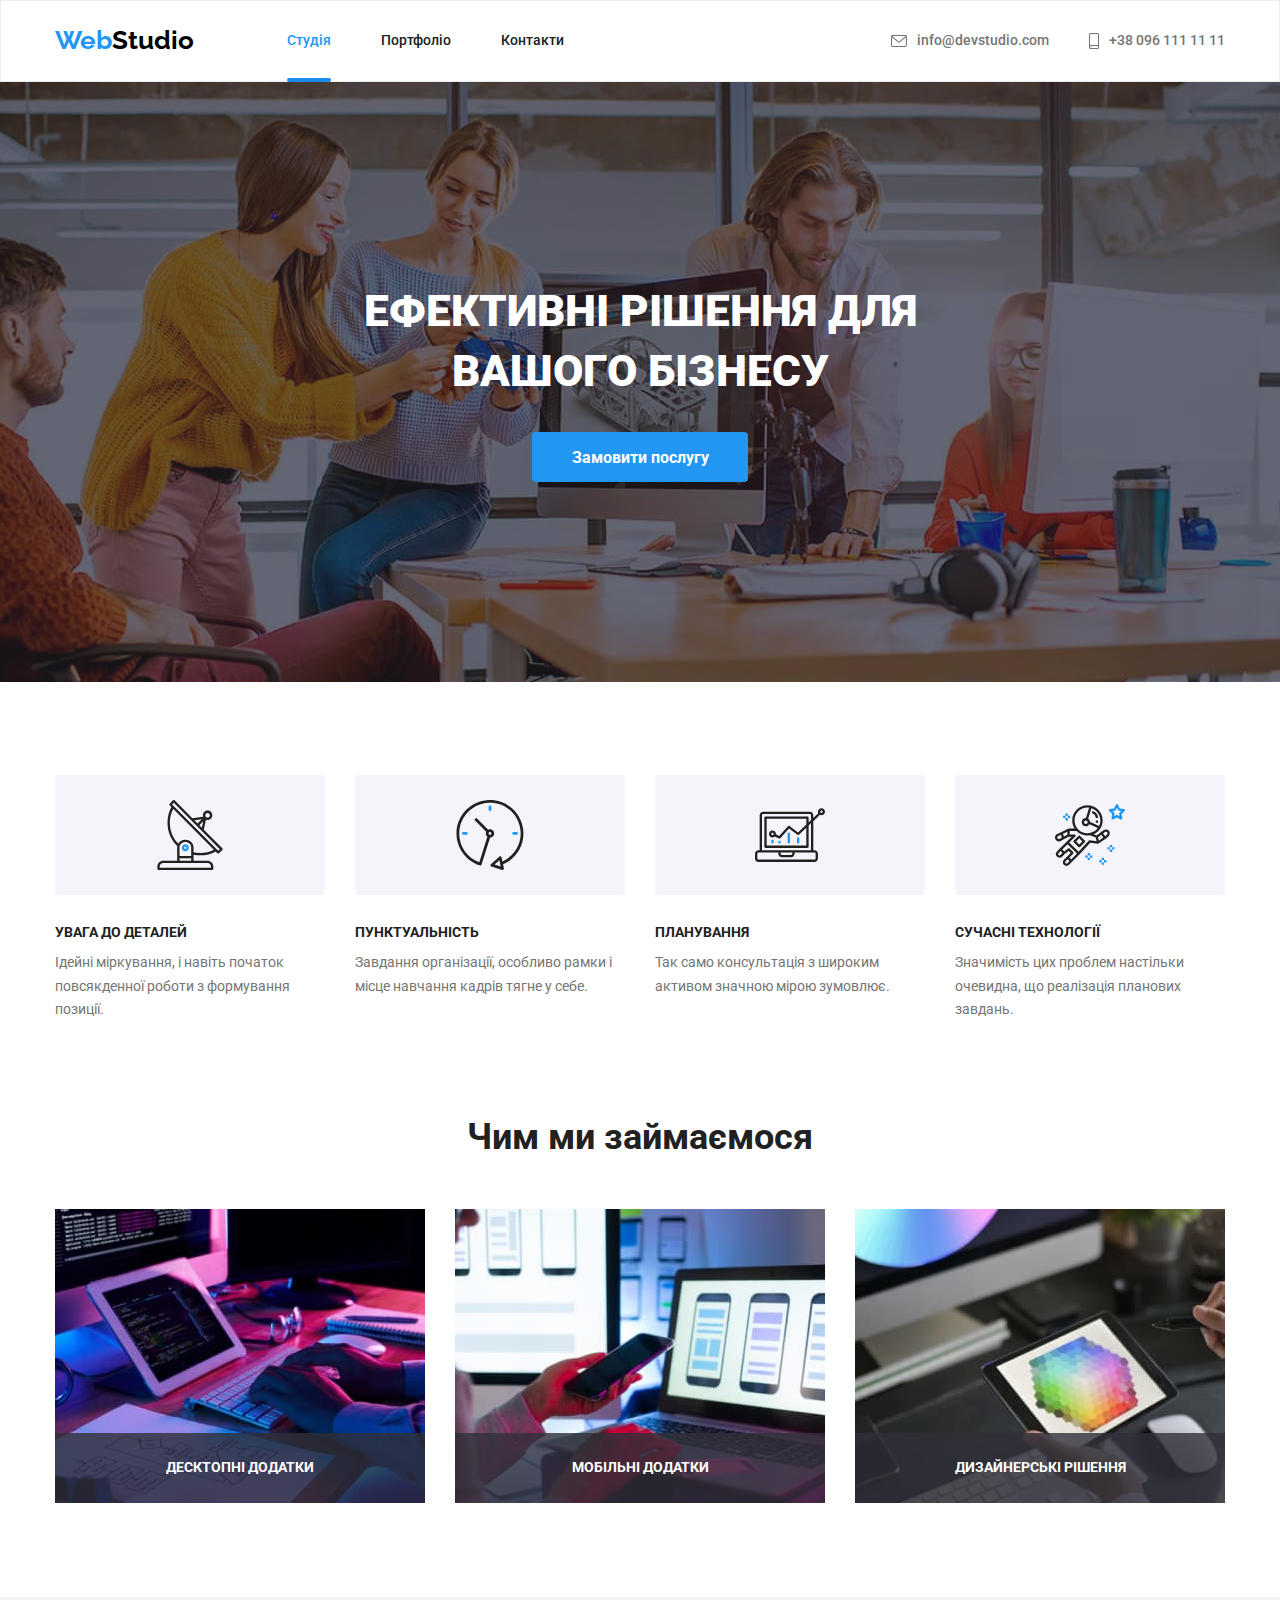
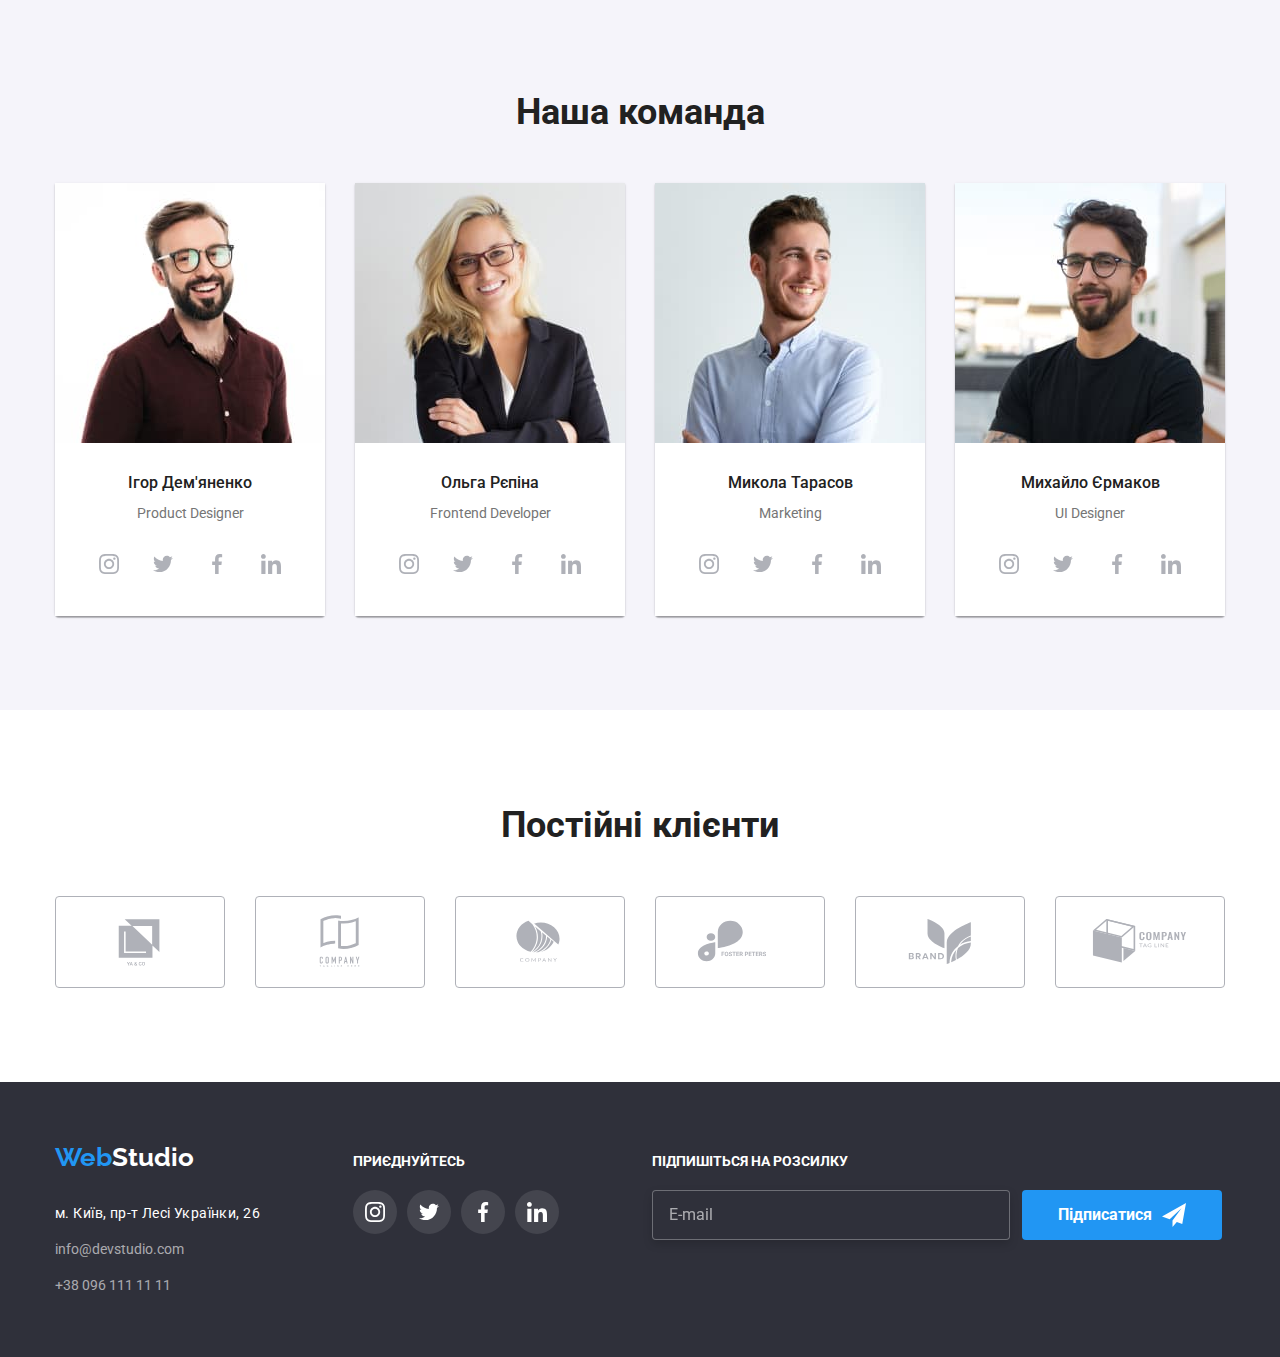
<file: index.html>
<!DOCTYPE html>
<html lang="uk">
  <head>
    <meta charset="UTF-8" />
    <meta http-equiv="X-UA-Compatible" content="IE=edge" />
    <meta name="viewport" content="width=device-width, initial-scale=1.0" />
    <title>Студія</title>

    <link rel="preconnect" href="https://fonts.googleapis.com" />
    <link rel="preconnect" href="https://fonts.gstatic.com" crossorigin />
    <link
      href="https://fonts.googleapis.com/css2?family=Raleway:wght@700&family=Roboto:wght@400;500;700;900&display=swap"
      rel="stylesheet"
    />

    <link
      rel="stylesheet"
      href="https://cdnjs.cloudflare.com/ajax/libs/modern-normalize/1.1.0/modern-normalize.min.css"
    />

    <link rel="stylesheet" href="./css/styles.css" />
  </head>
  <body class="page">
    <header class="page-header">
      <div class="main-header container">
        <nav class="main-header">
          <a href="" class="logo"><span class="article">Web</span>Studio</a>
          <ul class="site-nav list">
            <li class="item">
              <a href="./index.html" class="link currrent">Студія</a>
            </li>
            <li class="item">
              <a href="./portfolio.html" class="link">Портфоліо</a>
            </li>
            <li class="item"><a href="" class="link">Контакти</a></li>
          </ul>
        </nav>
        <ul class="contacts list">
          <li class="item">
            <a href="mailto:info@devstudio.com" class="link">
              <svg width="16" height="12" class="smartphone">
                <use href="./images/icons.svg#icon-envelope"></use>
              </svg>
              info@devstudio.com</a
            >
          </li>
          <li class="item">
            <a href="tel:+380961111111" class="link">
              <svg width="10" height="16" class="smartphone">
                <use href="./images/icons.svg#icon-smartphone"></use>
              </svg>
              +38 096 111 11 11</a
            >
          </li>
        </ul>
      </div>
    </header>
    <main>
      <section class="hero">
        <div class="hero-img">
          <div class="container">
            <h1 class="hero-title">Ефективні рішення для вашого бізнесу</h1>
            <button type="button" class="hero-button" data-modal-open>
              Замовити послугу
            </button>
          </div>
        </div>
      </section>

      <section class="advantages section">
        <div class="container">
          <!-- Тимчасове значення тегу h2 -->
          <h2 class="visually-hidden">Наші переваги</h2>
          <ul class="advantages-items list">
            <li class="item">
              <div class="icon-advantages">
                <svg width="70" height="70">
                  <use href="./images/icons.svg#icon-antenna-1"></use>
                </svg>
              </div>
              <h3 class="advantages-subtitle antenna">Увага до деталей</h3>
              <p>
                Ідейні міркування, і навіть початок повсякденної роботи з
                формування позиції.
              </p>
            </li>
            <li class="item">
              <div class="icon-advantages">
                <svg width="70" height="70">
                  <use href="./images/icons.svg#icon-clock-1"></use>
                </svg>
              </div>
              <h3 class="advantages-subtitle clock">Пунктуальність</h3>
              <p>
                Завдання організації, особливо рамки і місце навчання кадрів
                тягне у себе.
              </p>
            </li>
            <li class="item">
              <div class="icon-advantages">
                <svg width="70" height="70">
                  <use href="./images/icons.svg#icon-diagram-1"></use>
                </svg>
              </div>
              <h3 class="advantages-subtitle diagram">Планування</h3>
              <p>
                Так само консультація з широким активом значною мірою зумовлює.
              </p>
            </li>
            <li class="item">
              <div class="icon-advantages">
                <svg width="70" height="70">
                  <use href="./images/icons.svg#icon-astronaut-1"></use>
                </svg>
              </div>
              <h3 class="advantages-subtitle astronaut">Сучасні технології</h3>
              <p>
                Значимість цих проблем настільки очевидна, що реалізація
                планових завдань.
              </p>
            </li>
          </ul>
        </div>
      </section>

      <section class="section work-section">
        <div class="container">
          <h2 class="work-title">Чим ми займаємося</h2>
          <ul class="work-items list">
            <li class="item">
              <img
                src="./images/img1.jpg"
                alt="Набирання тексту на клавіатурі"
                width="370"
                height="294"
              />
              <p class="work-text">Десктопні додатки</p>
            </li>
            <li class="item">
              <img
                src="./images/img2.jpg"
                alt="В лівій руці телефон, права рука працює на ноутбуці"
                width="370"
                height="294"
              />
              <p class="work-text">Мобільні додатки</p>
            </li>
            <li class="item">
              <img
                src="./images/img3.jpg"
                alt="Планшет в руці"
                width="370"
                height="294"
              />
              <p class="work-text">Дизайнерські рішення</p>
            </li>
          </ul>
        </div>
      </section>

      <section class="team section">
        <div class="container">
          <h2 class="team-title">Наша команда</h2>
          <ul class="team-items list">
            <li class="item">
              <img
                src="./images/img4.jpg"
                alt="Ігор Дем'яненко"
                width="270"
                height="260"
              />
              <div class="team-aside">
                <h3 class="team-subtitle">Ігор Дем'яненко</h3>
                <p>Product Designer</p>
                <ul class="social-list list">
                  <li class="social-item">
                    <a href="#" class="social-link">
                      <svg width="20" height="20">
                        <use href="./images/icons.svg#icon-instagram-1"></use>
                      </svg>
                    </a>
                  </li>
                  <li class="social-item">
                    <a href="#" class="social-link">
                      <svg width="20" height="20">
                        <use href="./images/icons.svg#icon-twitter-1"></use>
                      </svg>
                    </a>
                  </li>
                  <li class="social-item">
                    <a href="#" class="social-link">
                      <svg width="20" height="20">
                        <use href="./images/icons.svg#icon-facebook-1"></use>
                      </svg>
                    </a>
                  </li>
                  <li class="social-item">
                    <a href="#" class="social-link">
                      <svg width="20" height="20">
                        <use href="./images/icons.svg#icon-linkedin-1"></use>
                      </svg>
                    </a>
                  </li>
                </ul>
              </div>
            </li>
            <li class="item">
              <img
                src="./images/img5.jpg"
                alt="Ольга Рєпіна"
                width="270"
                height="260"
              />
              <div class="team-aside">
                <h3 class="team-subtitle">Ольга Рєпіна</h3>
                <p>Frontend Developer</p>
                <ul class="social-list list">
                  <li class="social-item">
                    <a href="#" class="social-link">
                      <svg width="20" height="20">
                        <use href="./images/icons.svg#icon-instagram-1"></use>
                      </svg>
                    </a>
                  </li>
                  <li class="social-item">
                    <a href="#" class="social-link">
                      <svg width="20" height="20">
                        <use href="./images/icons.svg#icon-twitter-1"></use>
                      </svg>
                    </a>
                  </li>
                  <li class="social-item">
                    <a href="#" class="social-link">
                      <svg width="20" height="20">
                        <use href="./images/icons.svg#icon-facebook-1"></use>
                      </svg>
                    </a>
                  </li>
                  <li class="social-item">
                    <a href="#" class="social-link">
                      <svg width="20" height="20">
                        <use href="./images/icons.svg#icon-linkedin-1"></use>
                      </svg>
                    </a>
                  </li>
                </ul>
              </div>
            </li>
            <li class="item">
              <img
                src="./images/img6.jpg"
                alt="Микола Тарасов"
                width="270"
                height="260"
              />
              <div class="team-aside">
                <h3 class="team-subtitle">Микола Тарасов</h3>
                <p>Marketing</p>
                <ul class="social-list list">
                  <li class="social-item">
                    <a href="#" class="social-link">
                      <svg width="20" height="20">
                        <use href="./images/icons.svg#icon-instagram-1"></use>
                      </svg>
                    </a>
                  </li>
                  <li class="social-item">
                    <a href="#" class="social-link">
                      <svg width="20" height="20">
                        <use href="./images/icons.svg#icon-twitter-1"></use>
                      </svg>
                    </a>
                  </li>
                  <li class="social-item">
                    <a href="#" class="social-link">
                      <svg width="20" height="20">
                        <use href="./images/icons.svg#icon-facebook-1"></use>
                      </svg>
                    </a>
                  </li>
                  <li class="social-item">
                    <a href="#" class="social-link">
                      <svg width="20" height="20">
                        <use href="./images/icons.svg#icon-linkedin-1"></use>
                      </svg>
                    </a>
                  </li>
                </ul>
              </div>
            </li>
            <li class="item">
              <img
                src="./images/img7.jpg"
                alt="Михайло Єрмаков"
                width="270"
                height="260"
              />
              <div class="team-aside">
                <h3 class="team-subtitle">Михайло Єрмаков</h3>
                <p>UI Designer</p>
                <ul class="social-list list">
                  <li class="social-item">
                    <a href="#" class="social-link">
                      <svg width="20" height="20">
                        <use href="./images/icons.svg#icon-instagram-1"></use>
                      </svg>
                    </a>
                  </li>
                  <li class="social-item">
                    <a href="#" class="social-link">
                      <svg width="20" height="20">
                        <use href="./images/icons.svg#icon-twitter-1"></use>
                      </svg>
                    </a>
                  </li>
                  <li class="social-item">
                    <a href="#" class="social-link">
                      <svg width="20" height="20">
                        <use href="./images/icons.svg#icon-facebook-1"></use>
                      </svg>
                    </a>
                  </li>
                  <li class="social-item">
                    <a href="#" class="social-link">
                      <svg width="20" height="20">
                        <use href="./images/icons.svg#icon-linkedin-1"></use>
                      </svg>
                    </a>
                  </li>
                </ul>
              </div>
            </li>
          </ul>
        </div>
      </section>

      <section class="section">
        <div class="container">
          <h2 class="clients-title">Постійні клієнти</h2>
          <ul class="list clients-list">
            <li class="clients-item">
              <a href="#" class="clients-link">
                <svg width="106" height="60">
                  <use href="./images/icons.svg#icon-Logo1"></use>
                </svg>
              </a>
            </li>
            <li class="clients-item">
              <a href="#" class="clients-link">
                <svg width="106" height="60">
                  <use href="./images/icons.svg#icon-Logo2"></use>
                </svg>
              </a>
            </li>
            <li class="clients-item">
              <a href="#" class="clients-link">
                <svg width="106" height="60">
                  <use href="./images/icons.svg#icon-Logo3"></use>
                </svg>
              </a>
            </li>
            <li class="clients-item">
              <a href="#" class="clients-link">
                <svg width="106" height="60">
                  <use href="./images/icons.svg#icon-Logo4"></use>
                </svg>
              </a>
            </li>
            <li class="clients-item">
              <a href="#" class="clients-link">
                <svg width="106" height="60">
                  <use href="./images/icons.svg#icon-Logo5"></use>
                </svg>
              </a>
            </li>
            <li class="clients-item">
              <a href="#" class="clients-link">
                <svg width="106" height="60">
                  <use href="./images/icons.svg#icon-Logo6"></use>
                </svg>
              </a>
            </li>
          </ul>
        </div>
      </section>
    </main>

    <footer class="footer-page">
      <div class="container footer-container">
        <div>
          <a href="./index.html" class="logo-second"
            ><span class="article">Web</span>Studio</a
          >
          <address class="footer-address">
            <ul class="footer-contacs list">
              <li class="item">
                <a
                  href="https://goo.gl/maps/CPtrU1FHBa2aNyZL9"
                  target="_blank"
                  rel="noopener noreferrer nofollow"
                  class="links"
                  >м. Київ, пр-т Лесі Українки, 26</a
                >
              </li>
              <li class="item">
                <a href="mailto:info@devstudio.com" class="link"
                  >info@devstudio.com</a
                >
              </li>
              <li class="item">
                <a href="tel:+380961111111" class="link">+38 096 111 11 11</a>
              </li>
            </ul>
          </address>
        </div>
        <div class="social-container">
          <p class="join">Приєднуйтесь</p>
          <ul class="footer-social-list list">
            <li class="social-item">
              <a href="#" class="footer-social-link">
                <svg width="20" height="20">
                  <use href="./images/icons.svg#icon-instagram-1"></use>
                </svg>
              </a>
            </li>
            <li class="social-item">
              <a href="#" class="footer-social-link">
                <svg width="20" height="20">
                  <use href="./images/icons.svg#icon-twitter-1"></use>
                </svg>
              </a>
            </li>
            <li class="social-item">
              <a href="#" class="footer-social-link">
                <svg width="20" height="20">
                  <use href="./images/icons.svg#icon-facebook-1"></use>
                </svg>
              </a>
            </li>
            <li class="social-item">
              <a href="#" class="footer-social-link">
                <svg width="20" height="20">
                  <use href="./images/icons.svg#icon-linkedin-1"></use>
                </svg>
              </a>
            </li>
          </ul>
        </div>
        <div class="subscribe-footer">
          <p class="join">Підпишіться на розсилку</p>
          <form class="email-footer">
            <input type="email" name="footer-input" class="footer-input" placeholder="E-mail">
            <button type="submit" class="footer-button">Підписатися 
              <svg width="24" height="24" class="footer-button-icon">
              <use href="./images/icons.svg#icon-icon-send"></use>
            </svg></button>
          </form>
        </div>
      </div>
    </footer>
    <div class="backdrop is-hidden" data-modal>
      <div class="modal">
        <div class="modal-container">
          <button class="close-modal" type="button" data-modal-close>
            <svg width="11" height="11">
              <use href="./images/icons.svg#icon-Vector"></use>
            </svg>
          </button>
          <p class="form-title">Залиште свої дані, ми вам передзвонимо</p>
          <form name="contact-form" autocomplete="on">
            <label class="form-field-label" for="user-name">Ім'я</label>
            <div class="form-field">
              <input class="form-field-input" type="text" name="user-name" id="user-name" autofocus required />
              <svg class="form-field-icon" width="18" height="18">
                <use href="./images/icons.svg#icon-person-black-18dp-1"></use>
              </svg>
            </div>
            <label class="form-field-label" for="user-phone">Телефон</label>
            <div class="form-field">
              <input class="form-field-input" type="tel" name="user-phone" id="user-phone" required />
              <svg class="form-field-icon" width="18" height="18">
                <use href="./images/icons.svg#icon-phone-black-18dp-1"></use>
              </svg>
            </div>
            <label class="form-field-label" for="user-email">Пошта</label>
            <div class="form-field">
              <input class="form-field-input" type="email" name="user-email" id="user-email" required />
              <svg class="form-field-icon" width="18" height="18">
                <use href="./images/icons.svg#icon-email-black-18dp-1"></use>
              </svg>
            </div>
            
              <label class="form-field-label" for="user-comment">Коментар</label>
              <textarea class="form-field-textarea"
                name="user-comment"
                id="user-comment"
                placeholder="Введіть текст"
              ></textarea>
          
            <div class="checkbox-container">
              <label class="checkbox-label" for="contract-terms">
              <input class="checkbox" type="checkbox" name="terms-checkbox" value="" id="contract-terms" required />
              <svg class="checkbox-icon" width="11" height="8">
                <use href="./images/icons.svg#icon-icon-check"></use>
              </svg>
              Погоджуюся з розсилкою та приймаю <a class="contract-terms" href="#">Умови договору</a></label>
            </div>
              <button type="submit" class="form-button">
                Відправити
              </button>
          </form>
        </div>
      </div>
    </div>
    <script src="./js/modal.js"></script>
  </body>
</html>
</file>
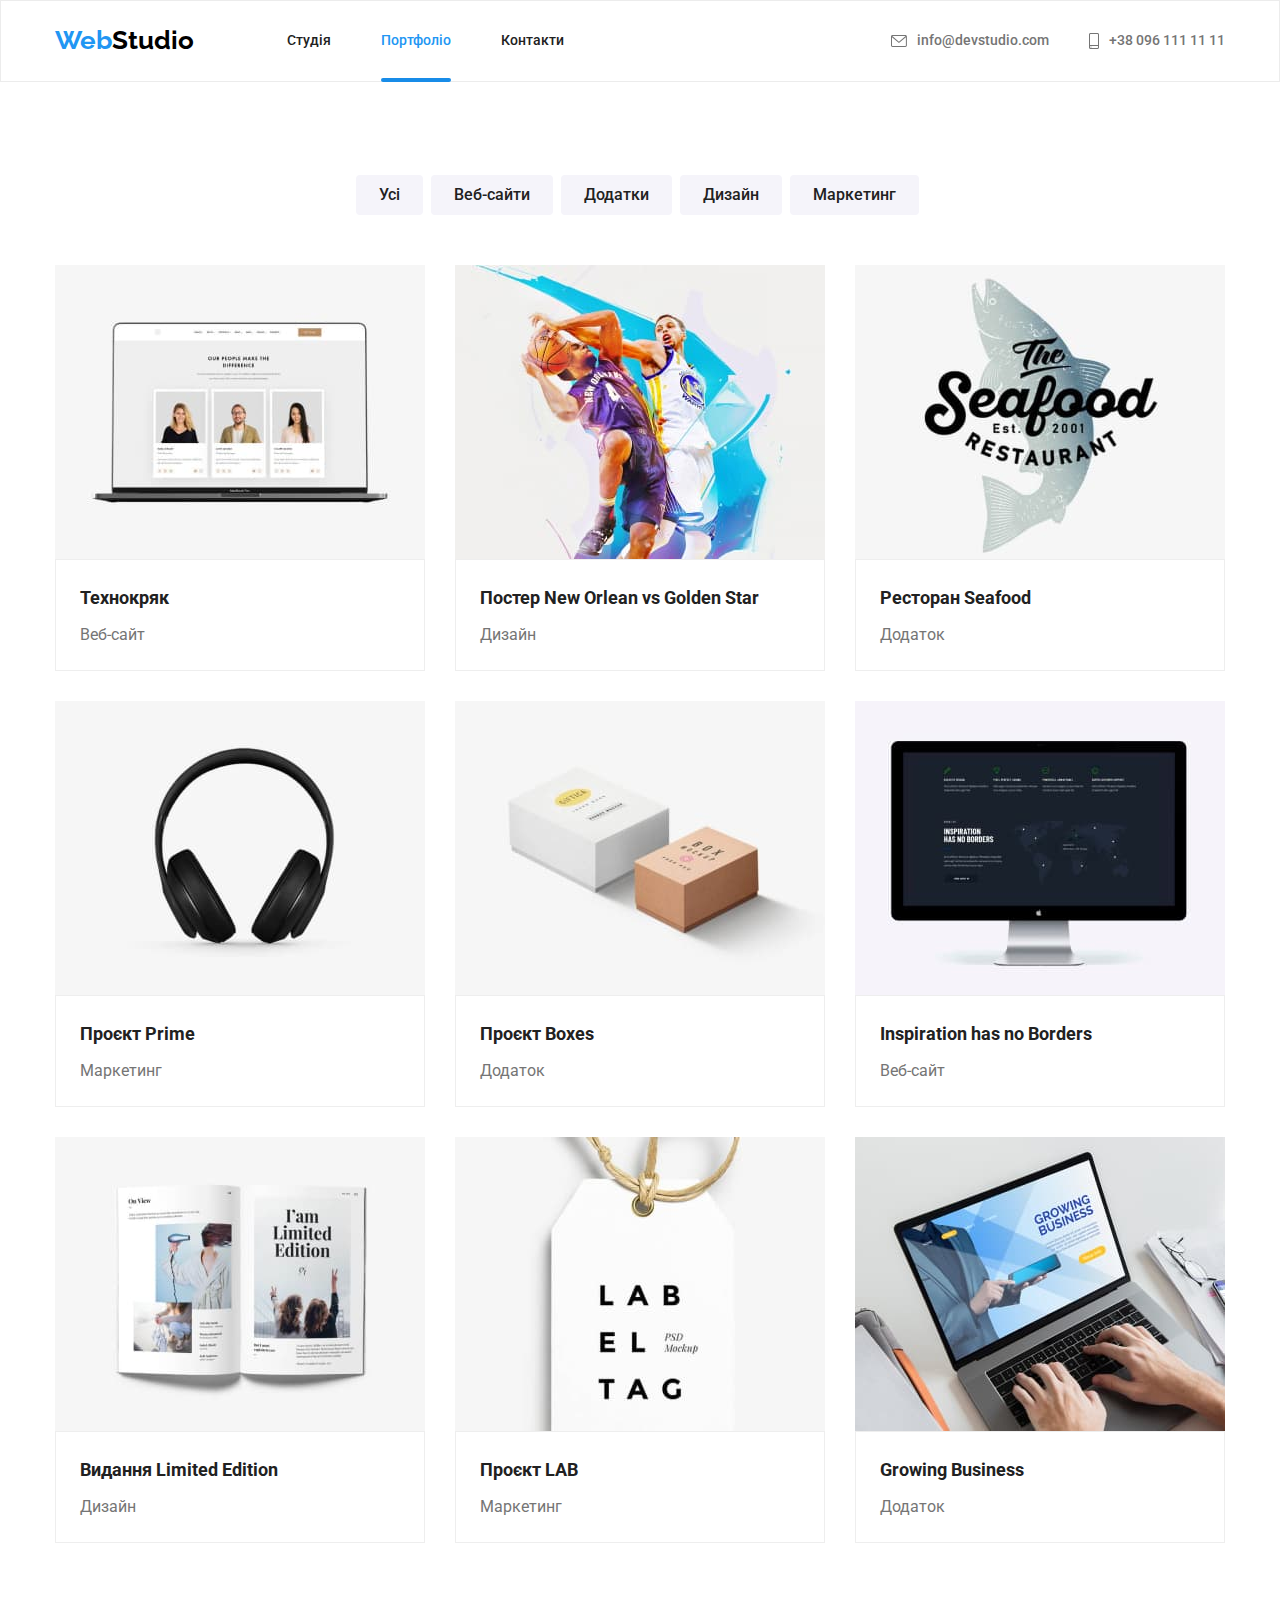
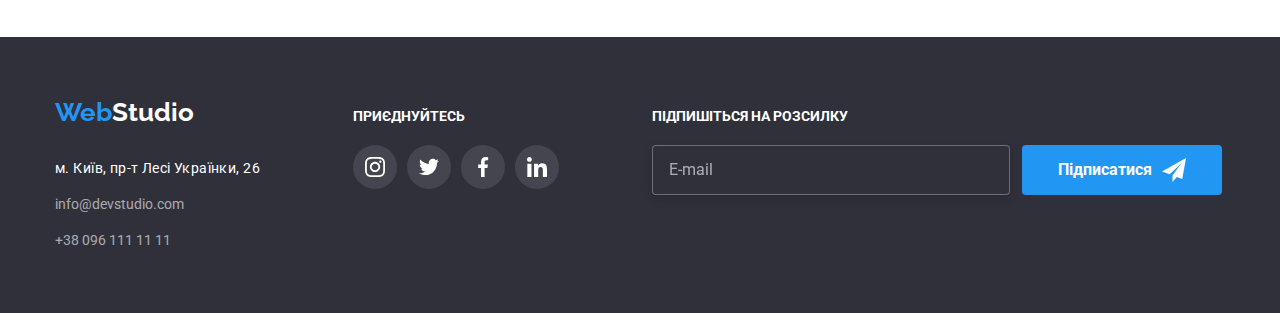
<file: portfolio.html>
<!DOCTYPE html>
<html lang="uk">
  <head>
    <meta charset="UTF-8" />
    <meta http-equiv="X-UA-Compatible" content="IE=edge" />
    <meta name="viewport" content="width=device-width, initial-scale=1.0" />
    <title>Портфоліо</title>

    <link rel="preconnect" href="https://fonts.googleapis.com" />
    <link rel="preconnect" href="https://fonts.gstatic.com" crossorigin />
    <link
      href="https://fonts.googleapis.com/css2?family=Raleway:wght@700&family=Roboto:wght@400;500;700;900&display=swap"
      rel="stylesheet"
    />

    <link
      rel="stylesheet"
      href="https://cdnjs.cloudflare.com/ajax/libs/modern-normalize/1.1.0/modern-normalize.min.css"
    />

    <link rel="stylesheet" href="./css/styles.css" />
  </head>
  <body class="page">
    <header class="page-header">
      <div class="main-header container">
        <nav class="main-header">
          <a href="" class="logo"><span class="article">Web</span>Studio</a>
          <ul class="site-nav list">
            <li class="item"><a href="./index.html" class="link">Студія</a></li>
            <li class="item">
              <a href="./portfolio.html" class="link currrent">Портфоліо</a>
            </li>
            <li class="item"><a href="" class="link">Контакти</a></li>
          </ul>
        </nav>
        <ul class="contacts list">
          <li class="item">
            <a href="mailto:info@devstudio.com" class="link">
              <svg width="16" height="12" class="smartphone">
                <use href="./images/icons.svg#icon-envelope"></use>
              </svg>
              info@devstudio.com</a
            >
          </li>
          <li class="item">
            <a href="tel:+380961111111" class="link">
              <svg width="10" height="16" class="smartphone">
                <use href="./images/icons.svg#icon-smartphone"></use>
              </svg>
              +38 096 111 11 11</a
            >
          </li>
        </ul>
      </div>
    </header>
    <main>
      <section class="section">
        <div class="container">
          <!-- Тимчасовезначення тегу h1 -->
          <h1 class="visually-hidden">Наші проекти</h1>

          <ul class="project-battons list">
            <li class="item">
              <button type="button" class="project-button">Усі</button>
            </li>
            <li class="item">
              <button type="button" class="project-button">Веб-сайти</button>
            </li>
            <li class="item">
              <button type="button" class="project-button">Додатки</button>
            </li>
            <li class="item">
              <button type="button" class="project-button">Дизайн</button>
            </li>
            <li class="item">
              <button type="button" class="project-button">Маркетинг</button>
            </li>
          </ul>

          <ul class="project-items list">
            <li class="item">
              <a href="#" class="project-link">
                <div class="overflow-hidden">
                  <img
                    src="./images/img8.jpg"
                    alt="ноутбук"
                    width="370"
                    height="294"
                  />
                  <div class="project-overlay">
                    <p>
                      Ресурс пропонує комплексні пропозиції з різним рівнем
                      функціоналу та сервісів. Все це дозволить відвідувачу
                      отримати вичерпні відомості про компанію чи приватну
                      особу.
                    </p>
                  </div>
                </div>
                <div class="project-text">
                  <h2 class="project-subtitle">Технокряк</h2>
                  <p class="project-desk">Веб-сайт</p>
                </div>
              </a>
            </li>
            <li class="item">
              <a href="#" class="project-link">
                <div class="overflow-hidden">
                  <img
                    src="./images/img9.jpg"
                    alt="гра в баскетбол"
                    width="370"
                    height="294"
                  />
                  <div class="project-overlay">
                    <p>
                      Ресурс пропонує комплексні пропозиції з різним рівнем
                      функціоналу та сервісів. Все це дозволить відвідувачу
                      отримати вичерпні відомості про компанію чи приватну
                      особу.
                    </p>
                  </div>
                </div>
                <div class="project-text">
                  <h2 class="project-subtitle">
                    Постер New Orlean vs Golden Star
                  </h2>
                  <p class="project-desk">Дизайн</p>
                </div>
              </a>
            </li>
            <li class="item">
              <a href="#" class="project-link">
                <div class="overflow-hidden">
                  <img
                    src="./images/img10.jpg"
                    alt="логотип ресторану риба"
                    width="370"
                    height="294"
                  />
                  <div class="project-overlay">
                    <p>
                      Ресурс пропонує комплексні пропозиції з різним рівнем
                      функціоналу та сервісів. Все це дозволить відвідувачу
                      отримати вичерпні відомості про компанію чи приватну
                      особу.
                    </p>
                  </div>
                </div>
                <div class="project-text">
                  <h2 class="project-subtitle">Ресторан Seafood</h2>
                  <p class="project-desk">Додаток</p>
                </div>
              </a>
            </li>
            <li class="item">
              <a href="#" class="project-link">
                <div class="overflow-hidden">
                  <img
                    src="./images/img11.jpg"
                    alt="навушники"
                    width="370"
                    height="294"
                  />
                  <div class="project-overlay">
                    <p>
                      Ресурс пропонує комплексні пропозиції з різним рівнем
                      функціоналу та сервісів. Все це дозволить відвідувачу
                      отримати вичерпні відомості про компанію чи приватну
                      особу.
                    </p>
                  </div>
                </div>
                <div class="project-text">
                  <h2 class="project-subtitle">Проєкт Prime</h2>
                  <p class="project-desk">Маркетинг</p>
                </div>
              </a>
            </li>
            <li class="item">
              <a href="#" class="project-link">
                <div class="overflow-hidden">
                  <img
                    src="./images/img12.jpg"
                    alt="дві коробки"
                    width="370"
                    height="294"
                  />
                  <div class="project-overlay">
                    <p>
                      Ресурс пропонує комплексні пропозиції з різним рівнем
                      функціоналу та сервісів. Все це дозволить відвідувачу
                      отримати вичерпні відомості про компанію чи приватну
                      особу.
                    </p>
                  </div>
                </div>
                <div class="project-text">
                  <h2 class="project-subtitle">Проєкт Boxes</h2>
                  <p class="project-desk">Додаток</p>
                </div>
              </a>
            </li>
            <li class="item">
              <a href="#" class="project-link">
                <div class="overflow-hidden">
                  <img
                    src="./images/img13.jpg"
                    alt="монітор"
                    width="370"
                    height="294"
                  />
                  <div class="project-overlay">
                    <p>
                      Ресурс пропонує комплексні пропозиції з різним рівнем
                      функціоналу та сервісів. Все це дозволить відвідувачу
                      отримати вичерпні відомості про компанію чи приватну
                      особу.
                    </p>
                  </div>
                </div>
                <div class="project-text">
                  <h2 class="project-subtitle">Inspiration has no Borders</h2>
                  <p class="project-desk">Веб-сайт</p>
                </div>
              </a>
            </li>
            <li class="item">
              <a href="#" class="project-link">
                <div class="overflow-hidden">
                  <img
                    src="./images/img14.jpg"
                    alt="журнал"
                    width="370"
                    height="294"
                  />
                  <div class="project-overlay">
                    <p>
                      Ресурс пропонує комплексні пропозиції з різним рівнем
                      функціоналу та сервісів. Все це дозволить відвідувачу
                      отримати вичерпні відомості про компанію чи приватну
                      особу.
                    </p>
                  </div>
                </div>
                <div class="project-text">
                  <h2 class="project-subtitle">Видання Limited Edition</h2>
                  <p class="project-desk">Дизайн</p>
                </div>
              </a>
            </li>
            <li class="item">
              <a href="#" class="project-link">
                <div class="overflow-hidden">
                  <img
                    src="./images/img15.jpg"
                    alt="бірка"
                    width="370"
                    height="294"
                  />
                  <div class="project-overlay">
                    <p>
                      Ресурс пропонує комплексні пропозиції з різним рівнем
                      функціоналу та сервісів. Все це дозволить відвідувачу
                      отримати вичерпні відомості про компанію чи приватну
                      особу.
                    </p>
                  </div>
                </div>
                <div class="project-text">
                  <h2 class="project-subtitle">Проєкт LAB</h2>
                  <p class="project-desk">Маркетинг</p>
                </div>
              </a>
            </li>
            <li class="item">
              <a href="#" class="project-link">
                <div class="overflow-hidden">
                  <img
                    src="./images/img16.jpg"
                    alt="руки на клавіатурі ноутбука"
                    width="370"
                    height="294"
                  />
                  <div class="project-overlay">
                    <p>
                      Ресурс пропонує комплексні пропозиції з різним рівнем
                      функціоналу та сервісів. Все це дозволить відвідувачу
                      отримати вичерпні відомості про компанію чи приватну
                      особу.
                    </p>
                  </div>
                </div>
                <div class="project-text">
                  <h2 class="project-subtitle">Growing Business</h2>
                  <p class="project-desk">Додаток</p>
                </div>
              </a>
            </li>
          </ul>
        </div>
      </section>
    </main>

    <footer class="footer-page">
      <div class="container footer-container">
        <div>
          <a href="./index.html" class="logo-second"
            ><span class="article">Web</span>Studio</a
          >
          <address class="footer-address">
            <ul class="footer-contacs list">
              <li class="item">
                <a
                  href="https://goo.gl/maps/CPtrU1FHBa2aNyZL9"
                  target="_blank"
                  rel="noopener noreferrer nofollow"
                  class="links"
                  >м. Київ, пр-т Лесі Українки, 26</a
                >
              </li>
              <li class="item">
                <a href="mailto:info@devstudio.com" class="link"
                  >info@devstudio.com</a
                >
              </li>
              <li class="item">
                <a href="tel:+380961111111" class="link">+38 096 111 11 11</a>
              </li>
            </ul>
          </address>
        </div>
        <div class="social-container">
          <p class="join">Приєднуйтесь</p>
          <ul class="footer-social-list list">
            <li class="social-item">
              <a href="#" class="footer-social-link">
                <svg width="20" height="20">
                  <use href="./images/icons.svg#icon-instagram-1"></use>
                </svg>
              </a>
            </li>
            <li class="social-item">
              <a href="#" class="footer-social-link">
                <svg width="20" height="20">
                  <use href="./images/icons.svg#icon-twitter-1"></use>
                </svg>
              </a>
            </li>
            <li class="social-item">
              <a href="#" class="footer-social-link">
                <svg width="20" height="20">
                  <use href="./images/icons.svg#icon-facebook-1"></use>
                </svg>
              </a>
            </li>
            <li class="social-item">
              <a href="#" class="footer-social-link">
                <svg width="20" height="20">
                  <use href="./images/icons.svg#icon-linkedin-1"></use>
                </svg>
              </a>
            </li>
          </ul>
        </div>
        <div class="subscribe-footer">
          <p class="join">Підпишіться на розсилку</p>
          <form class="email-footer">
            <input type="email" name="footer-input" class="footer-input" placeholder="E-mail">
            <button type="submit" class="footer-button">Підписатися 
              <svg width="24" height="24" class="footer-button-icon">
              <use href="./images/icons.svg#icon-icon-send"></use>
            </svg></button>
          </form>
        </div>
      </div>
    </footer>
  </body>
</html>
</file>
<file: css/styles.css>
:root {
  --main-light-color: #ffffff;
  --main-font-color: #757575;
  --second-font-color: #212121;
  --accent-color: #2196f3;
  --second-accent-color: #188ce8;
  --logo-color: #000000;
  --border-bgr-color: #2f303a;
  --team-bgr-color: #f5f4fa;
  --footer-contacs-color: rgba(255, 255, 255, 0.6);
}

body {
  background-color: var(--main-light-color);
  color: var(--main-font-color);
  font-family: "Roboto", sans-serif;
  font-size: 14px;
  line-height: 1.71;
}

.list {
  list-style: none;
}

h1,
h2,
h3,
p,
ul {
  padding: 0;
  margin: 0;
}

img,
label,
input,
textarea {
  display: block;
}

textarea {
  resize: none;
}

.container {
  margin: 0 auto;
  width: 1200px;
  padding-left: 15px;
  padding-right: 15px;
}

.section {
  padding-top: 94px;
  padding-bottom: 94px;
}

.page-header {
  border: 1px solid #ececec;
}

.main-header {
  display: flex;
  align-items: center;
  justify-content: space-between;
}

.logo {
  color: var(--logo-color);
  font-family: "Raleway", sans-serif;
  font-style: normal;
  font-weight: 700;
  font-size: 26px;
  line-height: 1.2;
  text-decoration: none;
  margin-right: 93px;
}

.article {
  color: var(--accent-color);
}

.site-nav {
  display: flex;
}

.site-nav .link {
  color: var(--second-font-color);
  font-weight: 500;
  font-size: 14px;
  line-height: 1.14;
  text-decoration: none;
  display: block;
  padding-top: 32px;
  padding-bottom: 32px;
  transition-property: color;
  transition-duration: 250ms;
  transition-timing-function: cubic-bezier(0.4, 0, 0.2, 1);
  position: relative;
}

.site-nav .link::after {
  content: "";
  position: absolute;
  left: 0;
  bottom: -1px;
  display: block;
  width: 100%;
  height: 4px;
  border-radius: 2px;
  background-color: #188ce8;
  opacity: 0;
}

/*.site-nav .link:hover::after,
.site-nav .link:focus::after {
  opacity: 1;
}*/

.site-nav .link:hover,
.site-nav .link:focus {
  color: var(--accent-color);
}

.site-nav .link.currrent {
  color: var(--accent-color);
}

.site-nav .link.currrent::after {
  opacity: 1;
}

.site-nav .item {
  margin-right: 50px;
}

.site-nav .item:last-child {
  margin-right: 0;
}

.contacts {
  display: flex;
  margin-left: auto;
}

.contacts .link {
  color: var(--main-font-color);
  fill: var(--main-font-color);
  font-weight: 500;
  font-size: 14px;
  line-height: 1.14;
  text-decoration: none;
  display: block;
  padding-top: 32px;
  padding-bottom: 32px;
  display: flex;
  align-items: center;

  transition-property: color;
  transition-duration: 250ms;
  transition-timing-function: cubic-bezier(0.4, 0, 0.2, 1);
}

.contacts .link:hover,
.contacts .link:focus,
.smartphone:hover,
.smartphone:focus {
  color: var(--accent-color);
  fill: var(--accent-color);
}

.smartphone {
  margin-right: 10px;
  transition-property: fill;
  transition-duration: 250ms;
  transition-timing-function: cubic-bezier(0.4, 0, 0.2, 1);
}

.contacts .item + .item {
  margin-left: 40px;
}

.hero {
  background: #c4c4c4;
  text-align: center;
}

.hero-img {
  padding-top: 200px;
  padding-bottom: 200px;
  max-width: 1600px;
  background-position: center;
  background-image: linear-gradient(
      to right,
      rgba(47, 48, 58, 0.4),
      rgba(47, 48, 58, 0.4)
    ),
    url(../images/Imghero.jpg);
  background-repeat: no-repeat;
  margin: 0 auto;
}

.hero-title {
  margin-top: 0;
  margin-bottom: 30px;
  margin-left: auto;
  margin-right: auto;
  width: 696px;
  color: var(--main-light-color);
  font-weight: 900;
  font-size: 44px;
  line-height: 1.36;
  text-transform: uppercase;
}

.hero-button {
  font-family: inherit;
  background: var(--accent-color);
  color: var(--main-light-color);
  font-weight: 700;
  font-size: 16px;
  line-height: 1.875;
  width: 216px;
  height: 50px;
  border-radius: 4px;
  padding: 10px 24px;
  text-align: center;
  border: 1px solid transparent;
  cursor: pointer;

  transition-property: background-color;
  transition-duration: 250ms;
  transition-timing-function: cubic-bezier(0.4, 0, 0.2, 1);
}

.hero-button:hover,
.hero-button:focus {
  background-color: var(--second-accent-color);
}

.advantages-items {
  display: flex;
}

.advantages-items .item {
  width: 270px;
}

.advantages-items .item + .item {
  margin-left: 30px;
}

.advantages-subtitle {
  margin-bottom: 10px;
  color: var(--second-font-color);
  font-weight: 700;
  font-size: 14px;
  line-height: 1.14;
  text-transform: uppercase;
}

.icon-advantages {
  background-color: var(--team-bgr-color);
  display: flex;
  align-items: center;
  justify-content: center;
  width: 270px;
  height: 120px;
  margin-bottom: 30px;
  border-radius: 4px;
}

.work-section {
  padding-top: 0;
}

.work-items {
  display: flex;
}

.work-items .item {
  margin-right: 30px;
  position: relative;
}

.work-items .item:last-child {
  margin-right: 0;
}

.work-text {
  background: rgba(47, 48, 58, 0.8);
  color: var(--main-light-color);
  padding-top: 27px;
  padding-bottom: 27px;
  text-transform: uppercase;
  font-weight: 700;
  font-size: 14px;
  line-height: 1.14;
  text-align: center;
  position: absolute;
  width: 370px;
  bottom: 0;
}

.work-title,
.team-title,
.clients-title {
  margin-bottom: 50px;
  color: var(--second-font-color);
  font-weight: 700;
  font-size: 36px;
  line-height: 1.17;
  text-align: center;
}

.team {
  background: var(--team-bgr-color);
}

.team-items {
  display: flex;
}

.team-items .item {
  margin-right: 30px;
  box-shadow: 0px 1px 3px rgba(0, 0, 0, 0.12), 0px 1px 1px rgba(0, 0, 0, 0.14),
    0px 2px 1px rgba(0, 0, 0, 0.2);
  border-radius: 0px 0px 4px 4px;
}

.team-items .item:last-child {
  margin-right: 0;
}

.team-aside {
  padding-top: 30px;
  padding-bottom: 30px;
}

.team-subtitle {
  margin-bottom: 10px;
  color: var(--second-font-color);
  font-weight: 500;
  font-size: 16px;
  line-height: 1.19;
}

.team-aside {
  background: var(--main-light-color);
  text-align: center;
}

.social-list {
  display: flex;
  align-items: center;
  gap: 10px;
  margin-top: 16px;
  justify-content: center;
}

.social-item {
  width: 44px;
  height: 44px;
}

.social-link {
  display: flex;
  align-items: center;
  justify-content: center;
  border-radius: 50%;
  width: 100%;
  height: 100%;
  fill: #afb1b8;

  transition-property: background-color, fill;
  transition-duration: 250ms;
  transition-timing-function: cubic-bezier(0.4, 0, 0.2, 1);
}

.social-link:hover,
.social-link:focus {
  background-color: var(--accent-color);
  fill: var(--main-light-color);
}

.clients-list {
  display: flex;
  align-items: center;
  gap: 30px;
}

.clients-item {
  width: 170px;
  height: 92px;
}

.clients-link {
  display: flex;
  align-items: center;
  justify-content: center;
  border: 1px solid #afb1b8;
  border-radius: 4px;
  width: 100%;
  height: 100%;
  fill: #afb1b8;

  transition-property: fill, border;
  transition-duration: 250ms;
  transition-timing-function: cubic-bezier(0.4, 0, 0.2, 1);
}

.clients-link:hover,
.clients-link:focus {
  fill: var(--accent-color);
  border: 1px solid var(--accent-color);
}

.footer-page {
  background: var(--border-bgr-color);
  padding-top: 60px;
  padding-bottom: 60px;
}

.footer-container {
  display: flex;
  align-items: baseline;
}

.logo-second {
  color: var(--main-light-color);
  font-family: "Raleway", sans-serif;
  font-style: normal;
  font-weight: 700;
  font-size: 26px;
  line-height: 1.2;
  text-decoration: none;
}

.footer-address {
  margin-top: 28px;
}

.footer-contacs .item {
  margin-bottom: 12px;
}

.footer-contacs .item:last-child {
  margin-bottom: 0;
}

.footer-contacs .link {
  color: var(--footer-contacs-color);
  font-family: inherit;
  font-style: normal;
  font-size: 14px;
  line-height: 1.71;
  text-decoration: none;

  transition-property: color;
  transition-duration: 250ms;
  transition-timing-function: cubic-bezier(0.4, 0, 0.2, 1);
}

.footer-contacs .link:hover,
.footer-contacs .link:focus {
  color: var(--accent-color);
}

.footer-contacs .links {
  color: var(--main-light-color);
  font-family: inherit;
  font-style: normal;
  font-size: 14px;
  line-height: 1.71;
  letter-spacing: 0.03em;
  text-decoration: none;
}

.social-container {
  margin-left: 93px;
}

.join {
  color: var(--main-light-color);
  margin-bottom: 20px;
  font-weight: 700;
  font-size: 14px;
  line-height: 1.14;
  text-transform: uppercase;
}

.footer-social-list {
  display: flex;
  align-items: center;
  gap: 10px;
}

.footer-social-link {
  display: flex;
  align-items: center;
  justify-content: center;
  border-radius: 50%;
  width: 100%;
  height: 100%;
  background: rgba(255, 255, 255, 0.1);
  fill: var(--main-light-color);

  transition-property: background-color, fill;
  transition-duration: 250ms;
  transition-timing-function: cubic-bezier(0.4, 0, 0.2, 1);
}

.footer-social-link:hover,
.footer-social-link:focus {
  background-color: var(--accent-color);
  fill: var(--main-light-color);
}

.project-button {
  font-family: inherit;
  font-style: normal;
  background: var(--team-bgr-color);
  color: var(--second-font-color);
  font-weight: 500;
  font-size: 16px;
  line-height: 1.625;
  border-radius: 4px;
  border: 1px solid transparent;
  padding: 6px 22px;
  text-align: center;
  cursor: pointer;
}

.project-battons {
  width: 569px;
  display: flex;
  margin-left: auto;
  margin-right: auto;
  margin-bottom: 50px;
}

.project-battons .item {
  margin-right: 8px;
}

.project-battons .item:last-child {
  margin-right: 0;
}

.project-battons .project-button {
  transition-property: background-color, color, box-shadow;
  transition-duration: 250ms;
  transition-timing-function: cubic-bezier(0.4, 0, 0.2, 1);
}

.project-battons .project-button:hover,
.project-battons .project-button:focus {
  background-color: var(--accent-color);
  color: var(--main-light-color);
  box-shadow: 0px 3px 1px rgba(0, 0, 0, 0.1), 0px 1px 2px rgba(0, 0, 0, 0.08),
    0px 2px 2px rgba(0, 0, 0, 0.12);
}

.project-subtitle {
  color: var(--second-font-color);
  font-weight: 700;
  font-size: 18px;
  line-height: 2;
  margin-bottom: 4px;
}

.project-desk {
  font-size: 16px;
  line-height: 1.875;
}

.project-items {
  display: flex;
  flex-wrap: wrap;
  margin: 0 -30px -30px 0;
}

.project-items .item {
  margin: 0 30px 30px 0;
}

.project-link {
  display: block;
  text-decoration: none;
  color: inherit;

  transition-property: box-shadow;
  transition-duration: 250ms;
  transition-timing-function: cubic-bezier(0.4, 0, 0.2, 1);
}

.project-link:hover,
.project-link:focus {
  box-shadow: 0px 1px 1px rgba(0, 0, 0, 0.12), 0px 4px 4px rgba(0, 0, 0, 0.06),
    1px 4px 6px rgba(0, 0, 0, 0.16);
}

.project-text {
  padding: 20px 24px 20px 24px;
  border: 1px solid #eeeeee;
}

.project-overlay {
  position: absolute;
  top: 0;
  width: 370px;
  height: 294px;
  background-color: rgba(33, 150, 243, 0.9);
  color: var(--main-light-color);
  padding: 63px 24px;
  font-weight: 400;
  font-size: 18px;
  line-height: 1.56;
  transform: translateY(100%);
  transition: transform 250ms cubic-bezier(0.4, 0, 0.2, 1);
}

.overflow-hidden {
  position: relative;
  overflow: hidden;
}

.project-link:hover .project-overlay,
.project-link:focus .project-overlay {
  transform: translateY(0);
}

.visually-hidden {
  white-space: nowrap;
  width: 1px;
  height: 1px;
  overflow: hidden;
  border: 0;
  padding: 0;
  clip: rect(0 0 0 0);
  clip-path: inset(50%);
  margin: -1px;
}

.backdrop {
  position: fixed;
  top: 0;
  left: 0;
  bottom: 0;
  right: 0;
  background-color: rgba(0, 0, 0, 0.2);
  transition: opacity 250ms cubic-bezier(0.4, 0, 0.2, 1),
    visibility 250ms cubic-bezier(0.4, 0, 0.2, 1);
}

.backdrop.is-hidden {
  opacity: 0;
  pointer-events: none;
  visibility: hidden;
}

.backdrop.is-hidden .modal {
  transform: translate(-50%, -50%) scale(0.5);
}

.modal {
  display: flex;
  align-items: center;
  justify-content: center;
  padding: 20px 0;
  height: 100%;
  
}

.modal-container {
  width: 528px;
  height: 581px;
  background-color: var(--main-light-color);
  position: absolute;
  top: 50%;
  left: 50%;

  padding: 40px;
  opacity: 1;
  transform: translate(-50%, -50%) scale(1);
  transition: transform 250ms cubic-bezier(0.4, 0, 0.2, 1),
    opacity 250ms cubic-bezier(0.4, 0, 0.2, 1);
  
    
}

.close-modal {
  display: flex;
  align-items: center;
  justify-content: center;
  border-radius: 50%;
  width: 30px;
  height: 30px;
  background: #ffffff;
  border: 1px solid rgba(0, 0, 0, 0.1);
  cursor: pointer;
  position: absolute;
  right: 8px;
  top: 8px;
}

.close-modal:hover,
.close-modal:focus {
  fill: var(--accent-color);
}

.form-button {
  font-family: inherit;
  background: var(--accent-color);
  color: var(--main-light-color);
  font-weight: 700;
  font-size: 16px;
  line-height: 1.875;
  width: 200px;
  height: 50px;
  border-radius: 4px;
 
  text-align: center;
  border: 1px solid transparent;
  cursor: pointer;
  display: block;
  margin-left: auto;
  margin-right: auto;
  
  transition-property: background-color;
  transition-duration: 250ms;
  transition-timing-function: cubic-bezier(0.4, 0, 0.2, 1);


  
}

.form-button:hover,
.form-button:focus {
  background-color: var(--second-accent-color);
}

.form-title {
  font-weight: 700;
  font-size: 20px;
  line-height: 1.15;
  color: var(--second-font-color);
  text-align: center;
  margin-bottom: 12px;
}

.form-field-label {
  font-weight: 400;
  font-size: 12px;
  line-height: 1.17;
  margin-bottom: 4px;
  
  
}

.form-field {
 position: relative;
 margin-bottom: 10px;
 
 
}

.form-field-input {
width: 100%;
height: 40px;
padding: 0 12px 0 42px;
border: 1px solid rgba(33, 33, 33, 0.2);
border-radius: 4px;
background-color: var(--main-light-color);
outline: none;


}

.form-field-input:focus {
  border-color: var(--accent-color);
}

.form-field-input:focus + .form-field-icon {
  fill: var(--accent-color);
}

.form-field-icon {
position: absolute;
top: 50%;
left: 12px;
transform: translateY(-50%);

}

.form-field-textarea {
  width: 100%;
height: 120px;
padding: 12px 16px 16px 16px;
border: 1px solid rgba(33, 33, 33, 0.2);
border-radius: 4px;
background-color: var(--main-light-color);
outline: none;
margin-bottom: 20px;

}

.form-field-textarea:focus {
  border-color: var(--accent-color);
}

.form-field-textarea::placeholder {
 font-weight: 400;
font-size: 12px;
line-height: 1.17;
color: rgba(117, 117, 117, 0.5);
}

.checkbox-container {
  margin-bottom: 30px;
  display: flex;
  width: 423px;
  justify-content: center;
  align-items: center;
}

.checkbox-label {
  display: flex;
  align-items: center;
  gap: 7px;
}

.checkbox {
  appearance: none;
  position: absolute;
}

.checkbox-icon {
  border: 2px solid var(--second-font-color);
  border-radius: 2px;
  fill: transparent;
  width: 16px;
  height: 15px;
}

.checkbox:checked + .checkbox-icon {
  fill: var(--main-light-color);
  background-color: var(--accent-color);
  border: var(--accent-color);
}

.contract-terms {
  color: var(--accent-color);
}

.footer-input {
  width: 358px;
height: 50px;
padding: 15px 16px;
border: 1px solid rgba(255, 255, 255, 0.3);
filter: drop-shadow(0px 4px 4px rgba(0, 0, 0, 0.15));
border-radius: 4px;
background-color: var(--border-bgr-color);
outline: none;
color: var(--main-light-color);
}

.footer-input::placeholder {
  font-weight: 400;
font-size: 16px;
line-height: 1.25;
color: rgba(255, 255, 255, 0.6);

}

.footer-button {
  font-family: inherit;
  background: var(--accent-color);
  color: var(--main-light-color);
  font-weight: 700;
  font-size: 16px;
  line-height: 1.875;
  width: 200px;
  height: 50px;
  border-radius: 4px;
  fill: var(--main-light-color);
  text-align: center;
  border: 1px solid transparent;
  cursor: pointer;
  display: block;
  margin-left: auto;
  margin-right: auto;
 
  transition-property: background-color;
  transition-duration: 250ms;
  transition-timing-function: cubic-bezier(0.4, 0, 0.2, 1);
  display: flex;
  align-items: center;
  justify-content: center;
  gap: 10px;
}

.footer-button:hover,
.footer-button:focus {
  background-color: var(--second-accent-color);
}



.subscribe-footer {
  margin-left: 93px;
}

.email-footer {
  display: flex;
  align-items: center;
  gap: 12px;
}
</file>
